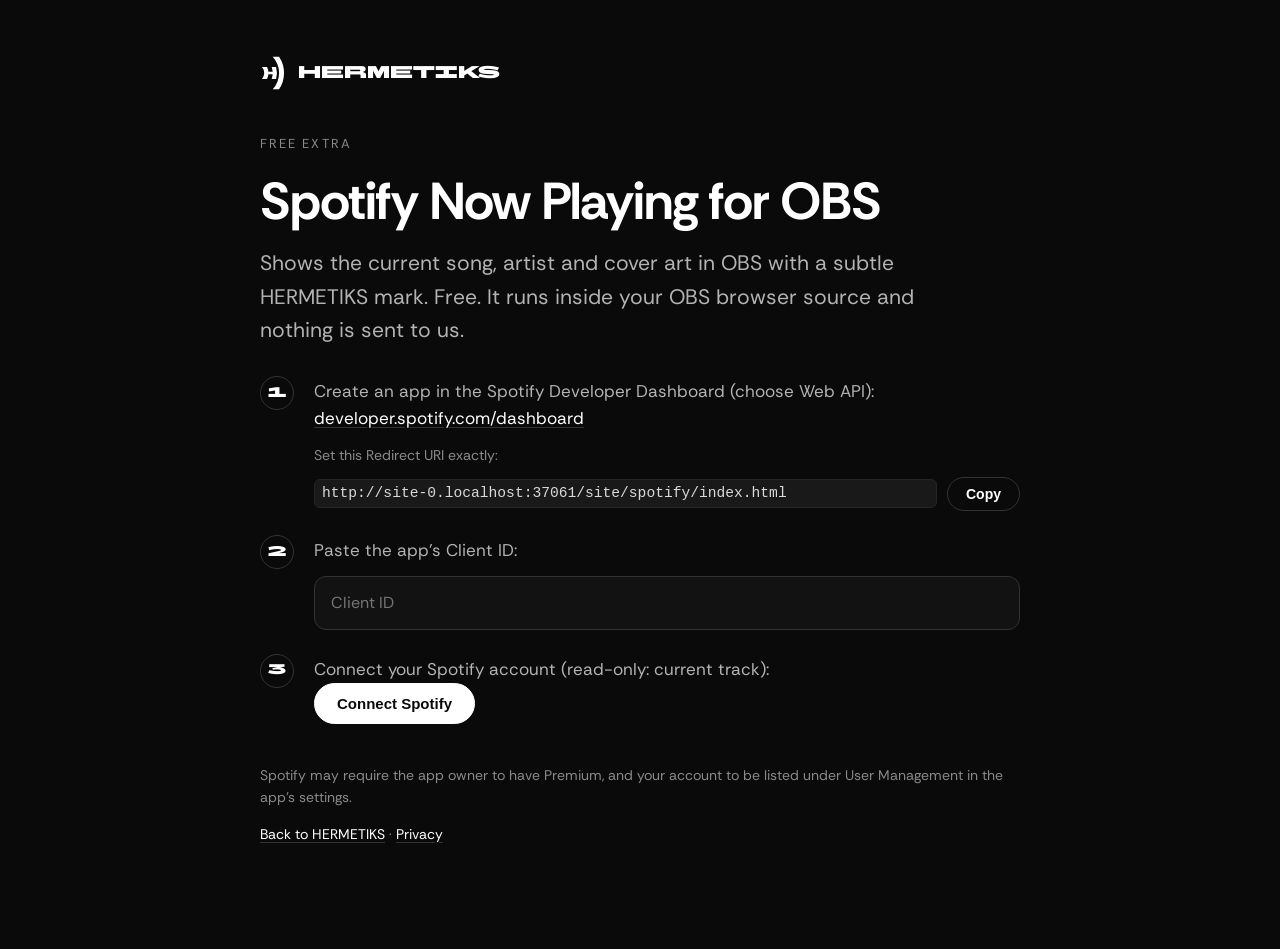
<file: site/spotify/index.html>
<!doctype html>
<html lang="en">
<head>
  <meta charset="utf-8">
  <meta name="viewport" content="width=device-width, initial-scale=1">
  <title>Spotify Now Playing for OBS | HERMETIKS</title>
  <meta name="description" content="Free Spotify Now Playing overlay for OBS: song, artist and cover art with a subtle HERMETIKS mark.">
  <meta name="robots" content="noindex">
  <link rel="icon" href="/favicon.ico" sizes="any">
  <link rel="stylesheet" href="../assets/css/style.css">
  <link rel="stylesheet" href="overlay.css">
  <link rel="stylesheet" href="spotify.css">
</head>
<body class="np-page">

<!-- OVERLAY: what OBS renders -->
<div class="stage" id="stage" hidden>
  <div class="np hide" id="np" aria-live="polite">
    <img class="cover" id="cover" alt="">
    <div class="meta">
      <div class="title" id="title"><span></span></div>
      <div class="artist" id="artist"><span></span></div>
      <div class="bar"><i id="bar"></i></div>
    </div>
  </div>
  <img class="brand" src="lockup-white.svg" alt="HERMETIKS Soundboard" height="58">
  <p class="err" id="err" hidden></p>
</div>

<!-- SETUP: what you see in a normal browser -->
<main class="setup wrap narrow" id="setup" hidden>
  <a class="brand-link" href="/"><img src="../assets/img/mark.svg" alt="" width="26" height="34"><span>HERMETIKS</span></a>
  <p class="eyebrow" data-s="eyebrow">Free extra</p>
  <h1 data-s="title">Spotify Now Playing for OBS</h1>
  <p class="lead" data-s="intro"></p>

  <section id="stepsBox">
    <ol class="how">
      <li><span data-s="s1"></span> <a href="https://developer.spotify.com/dashboard" rel="noopener" target="_blank">developer.spotify.com/dashboard</a>
        <div class="copyrow"><small data-s="uri"></small><code id="redirect"></code><button class="btn btn-sm btn-ghost" id="copyRedirect" data-s="copy">Copy</button></div></li>
      <li><span data-s="s2"></span>
        <input id="cid" type="text" inputmode="text" autocomplete="off" spellcheck="false" placeholder="Client ID" aria-label="Client ID"></li>
      <li><span data-s="s3"></span>
        <div><button class="btn" id="connect" data-s="connect">Connect Spotify</button></div></li>
    </ol>
    <p class="small" data-s="premium"></p>
  </section>

  <section id="doneBox" hidden>
    <h2 data-s="doneTitle">Connected</h2>
    <p data-s="doneText"></p>
    <textarea id="obsUrl" readonly rows="4" aria-label="OBS URL"></textarea>
    <div class="cta">
      <button class="btn" id="copyUrl" data-s="copy">Copy</button>
      <a class="btn btn-ghost" id="preview" href="#" target="_blank" rel="noopener" data-s="preview">Preview</a>
    </div>
    <p class="warn" data-s="warn"></p>
    <p class="small" data-s="options"></p>
  </section>
  <p class="err" id="setupErr" hidden></p>
  <p class="small"><a href="/" data-s="back">Back to HERMETIKS</a> · <a href="/privacy.html" data-s="privacy">Privacy</a></p>
</main>

<script src="overlay.js"></script>
<script src="spotify.js"></script>
</body>
</html>
</file>
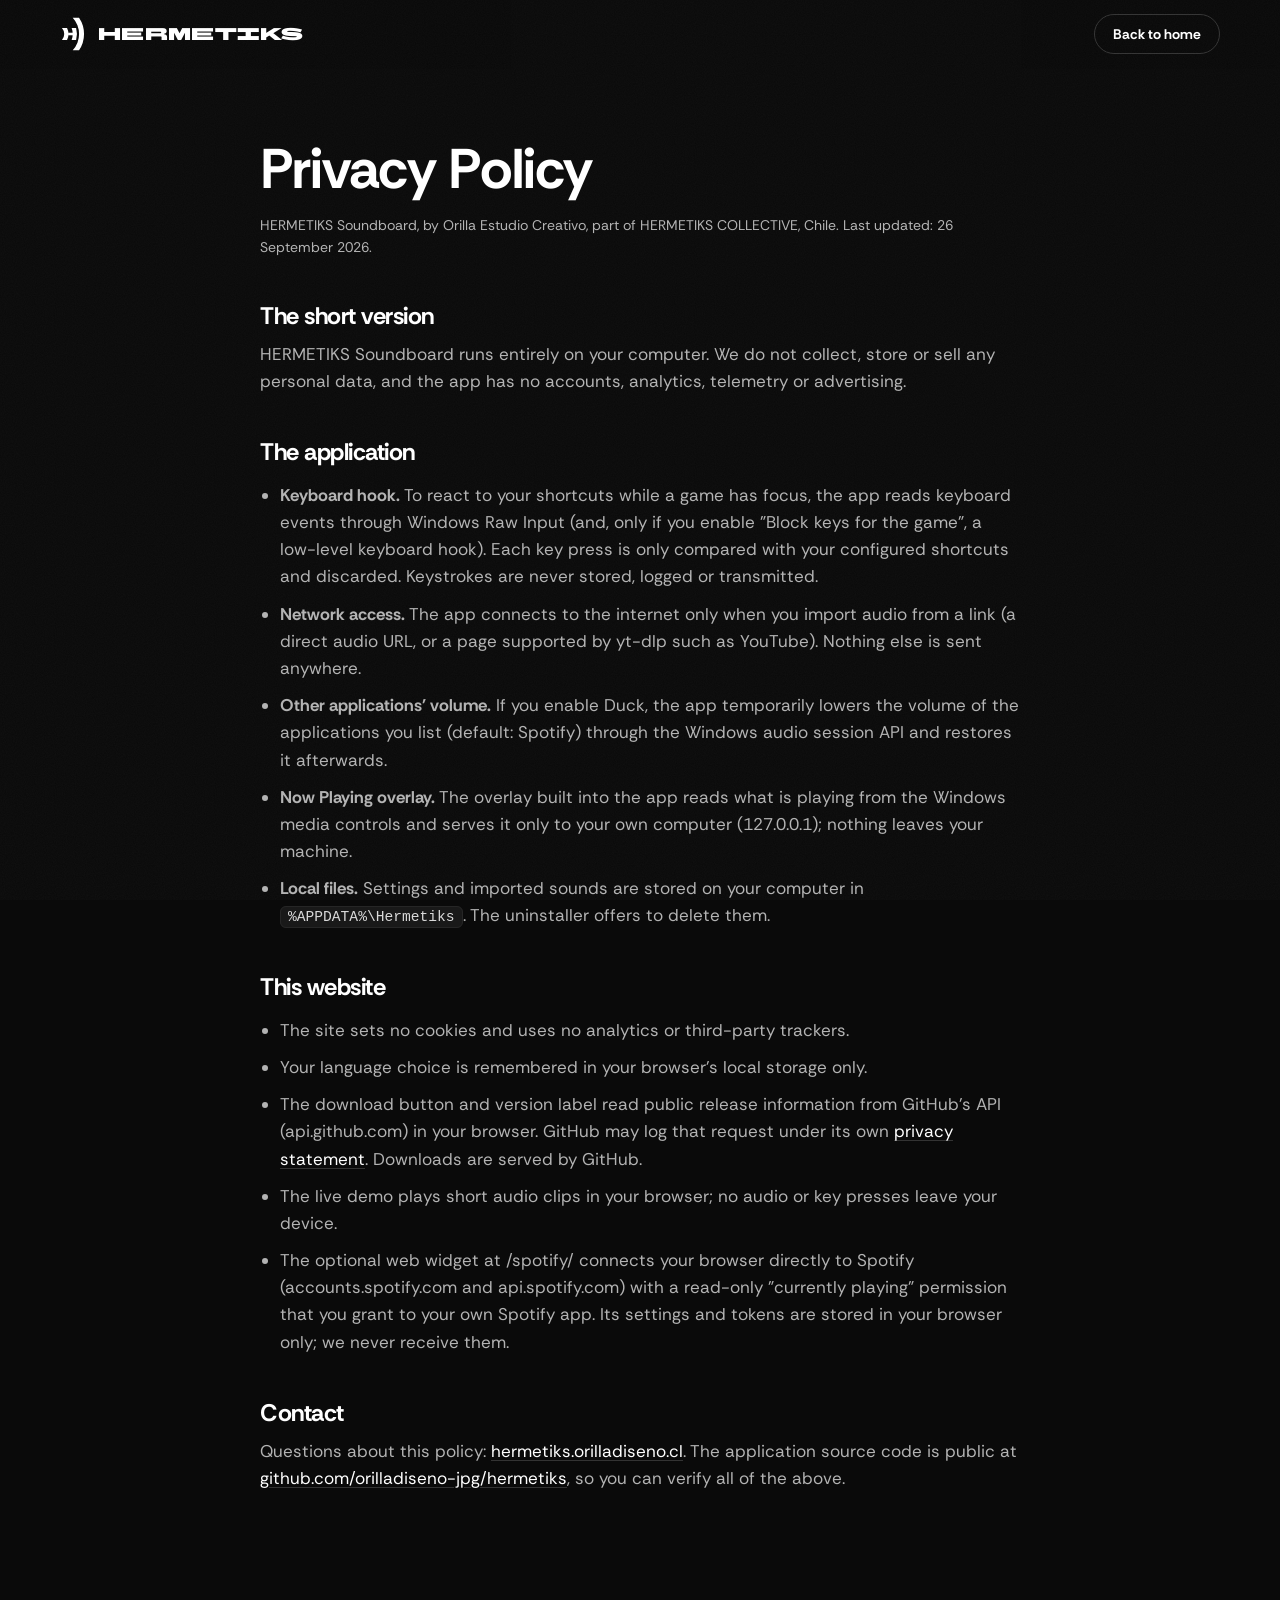
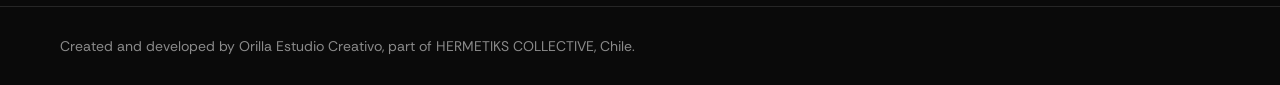
<file: site/privacy.html>
<!doctype html>
<html lang="en">
<head>
  <meta charset="utf-8">
  <meta name="viewport" content="width=device-width, initial-scale=1">
  <title>Privacy Policy | HERMETIKS Soundboard</title>
  <meta name="description" content="Privacy policy of HERMETIKS Soundboard: no data collection, no telemetry, no ads.">
  <meta name="theme-color" content="#0a0a0a">
  <link rel="canonical" href="https://hermetiks.orilladiseno.cl/privacy.html">
  <link rel="icon" href="/favicon.ico" sizes="any">
  <link rel="stylesheet" href="assets/css/style.css">
</head>
<body class="doc">
<header class="nav">
  <a class="brand" href="/" aria-label="HERMETIKS Soundboard"><img src="assets/img/mark.svg" alt="" width="26" height="34"><span>HERMETIKS</span></a>
  <div class="nav-actions"><a class="btn btn-sm btn-ghost" href="/" data-i18n="priv.back">Back to home</a></div>
</header>
<main class="wrap narrow doc-body">
  <h1 data-i18n="priv.title">Privacy Policy</h1>
  <p class="small">HERMETIKS Soundboard, by Orilla Estudio Creativo, part of HERMETIKS COLLECTIVE, Chile. Last updated: 26 September 2026.</p>

  <h2>The short version</h2>
  <p>HERMETIKS Soundboard runs entirely on your computer. We do not collect, store or sell any personal data, and the app has no accounts, analytics, telemetry or advertising.</p>

  <h2>The application</h2>
  <ul>
    <li><b>Keyboard hook.</b> To react to your shortcuts while a game has focus, the app reads keyboard events through Windows Raw Input (and, only if you enable "Block keys for the game", a low-level keyboard hook). Each key press is only compared with your configured shortcuts and discarded. Keystrokes are never stored, logged or transmitted.</li>
    <li><b>Network access.</b> The app connects to the internet only when you import audio from a link (a direct audio URL, or a page supported by yt-dlp such as YouTube). Nothing else is sent anywhere.</li>
    <li><b>Other applications' volume.</b> If you enable Duck, the app temporarily lowers the volume of the applications you list (default: Spotify) through the Windows audio session API and restores it afterwards.</li>
    <li><b>Now Playing overlay.</b> The overlay built into the app reads what is playing from the Windows media controls and serves it only to your own computer (127.0.0.1); nothing leaves your machine.</li>
    <li><b>Local files.</b> Settings and imported sounds are stored on your computer in <code>%APPDATA%\Hermetiks</code>. The uninstaller offers to delete them.</li>
  </ul>

  <h2>This website</h2>
  <ul>
    <li>The site sets no cookies and uses no analytics or third-party trackers.</li>
    <li>Your language choice is remembered in your browser's local storage only.</li>
    <li>The download button and version label read public release information from GitHub's API (api.github.com) in your browser. GitHub may log that request under its own <a href="https://docs.github.com/site-policy/privacy-policies/github-general-privacy-statement" rel="noopener">privacy statement</a>. Downloads are served by GitHub.</li>
    <li>The live demo plays short audio clips in your browser; no audio or key presses leave your device.</li>
    <li>The optional web widget at /spotify/ connects your browser directly to Spotify (accounts.spotify.com and api.spotify.com) with a read-only "currently playing" permission that you grant to your own Spotify app. Its settings and tokens are stored in your browser only; we never receive them.</li>
  </ul>

  <h2>Contact</h2>
  <p>Questions about this policy: <a href="https://hermetiks.orilladiseno.cl">hermetiks.orilladiseno.cl</a>. The application source code is public at <a href="https://github.com/orilladiseno-jpg/hermetiks" rel="noopener">github.com/orilladiseno-jpg/hermetiks</a>, so you can verify all of the above.</p>
</main>
<footer class="footer"><div class="wrap foot"><p>Created and developed by Orilla Estudio Creativo, part of HERMETIKS COLLECTIVE, Chile.</p></div></footer>
<script src="assets/js/i18n.js"></script>
<script src="assets/js/main.js"></script>
</body>
</html>
</file>
<file: site/assets/css/style.css>
@font-face { font-family: "Rethink Sans"; src: url("../fonts/RethinkSans-Regular.ttf") format("truetype"); font-weight: 400; font-display: swap; }
@font-face { font-family: "Rethink Sans"; src: url("../fonts/RethinkSans-Medium.ttf") format("truetype"); font-weight: 500; font-display: swap; }
@font-face { font-family: "Rethink Sans"; src: url("../fonts/RethinkSans-Bold.ttf") format("truetype"); font-weight: 700; font-display: swap; }
@font-face { font-family: "BBH Bartle"; src: url("../fonts/BBHBartle-Regular.ttf") format("truetype"); font-display: swap; }

:root {
  --bg: #0a0a0a; --panel: #121212; --panel-2: #191919; --line: #262626; --line-2: #333;
  --muted: #8a8a8a; --text: #d9d9d9; --white: #fff;
  --display: "BBH Bartle", "Rethink Sans", system-ui, sans-serif;
  --sans: "Rethink Sans", system-ui, -apple-system, "Segoe UI", "Microsoft YaHei", "PingFang SC", sans-serif;
  --radius: 14px;
}
*, *::before, *::after { box-sizing: border-box; }
html { scroll-behavior: smooth; scroll-padding-top: 84px; }
body {
  margin: 0; background: var(--bg); color: var(--text); font-family: var(--sans); font-size: 17px; line-height: 1.6;
  -webkit-font-smoothing: antialiased; overflow-x: hidden;
}
body::before { /* film grain */
  content: ""; position: fixed; inset: 0; pointer-events: none; z-index: 100; opacity: .035;
  background-image: url("data:image/svg+xml;utf8,<svg xmlns='http://www.w3.org/2000/svg' width='160' height='160'><filter id='n'><feTurbulence type='fractalNoise' baseFrequency='.9' numOctaves='2' stitchTiles='stitch'/><feColorMatrix values='0 0 0 0 1 0 0 0 0 1 0 0 0 0 1 0 0 0 .9 0'/></filter><rect width='100%' height='100%' filter='url(%23n)'/></svg>");
}
img, svg, video { max-width: 100%; display: block; }
[hidden] { display: none !important; }
a { color: var(--white); text-decoration-color: var(--line-2); text-underline-offset: 3px; }
a:hover { text-decoration-color: var(--white); }
h1, h2, h3 { color: var(--white); font-weight: 700; line-height: 1.08; margin: 0; letter-spacing: -.02em; }
h2 { font-size: clamp(30px, 4.4vw, 52px); margin-bottom: 18px; }
h3 { font-size: 19px; letter-spacing: -.01em; line-height: 1.25; }
p { margin: 0 0 14px; }
code { font-family: ui-monospace, "Cascadia Code", Consolas, monospace; font-size: .86em; background: var(--panel-2); border: 1px solid var(--line); border-radius: 6px; padding: 2px 7px; color: var(--text); }
.skip { position: absolute; left: -999px; top: 8px; background: var(--white); color: var(--bg); padding: 8px 14px; border-radius: 8px; z-index: 200; }
.skip:focus { left: 12px; }
:focus-visible { outline: 2px solid var(--white); outline-offset: 3px; border-radius: 6px; }
.wrap { width: min(1160px, 100% - 48px); margin-inline: auto; }
.narrow { width: min(760px, 100% - 48px); }
.center { text-align: center; }
.small { font-size: 14px; color: var(--muted); }
.eyebrow { font-size: 13px; letter-spacing: .16em; text-transform: uppercase; color: var(--muted); margin-bottom: 18px; white-space: pre; }
.lead { font-size: clamp(18px, 2vw, 21px); color: #b3b3b3; max-width: 34em; }

/* nav */
.nav {
  position: sticky; top: 0; z-index: 50; display: flex; align-items: center; gap: 28px; padding: 14px max(24px, calc((100% - 1160px) / 2));
  background: rgba(10,10,10,.94); border-bottom: 1px solid transparent;
  transition: border-color .3s;
}
.nav.scrolled { border-bottom-color: var(--line); }
.brand { display: flex; align-items: center; gap: 12px; text-decoration: none; color: var(--white); font-family: var(--display); font-size: 17px; letter-spacing: .02em; }
.nav-links { display: flex; gap: 26px; margin-left: 12px; }
.nav-links a { color: var(--muted); text-decoration: none; font-size: 15px; transition: color .2s; }
.nav-links a:hover { color: var(--white); }
.nav-actions { margin-left: auto; display: flex; align-items: center; gap: 12px; }
.lang select {
  appearance: none; background: var(--panel); color: var(--text); border: 1px solid var(--line-2); border-radius: 999px;
  padding: 8px 32px 8px 16px; font: inherit; font-size: 14px; cursor: pointer;
  background-image: linear-gradient(45deg, transparent 50%, var(--muted) 50%), linear-gradient(135deg, var(--muted) 50%, transparent 50%);
  background-position: calc(100% - 17px) 55%, calc(100% - 12px) 55%; background-size: 5px 5px; background-repeat: no-repeat;
}
.lang select option { background: var(--panel); }

/* buttons */
.btn {
  display: inline-flex; align-items: center; justify-content: center; gap: 12px; text-decoration: none; cursor: pointer;
  background: var(--white); color: var(--bg); border: 1px solid var(--white); border-radius: 999px; font-weight: 700; font-size: 15px;
  padding: 11px 22px; transition: transform .2s, background .2s, color .2s, box-shadow .3s;
}
.btn:hover { transform: translateY(-1px); box-shadow: 0 8px 40px rgba(255,255,255,.18); }
.btn-sm { padding: 8px 18px; font-size: 14px; }
.btn-lg { padding: 17px 32px; font-size: 17px; }
.btn-ghost { background: transparent; color: var(--white); border-color: var(--line-2); }
.btn-ghost:hover { background: var(--panel-2); box-shadow: none; }
.btn .ico { width: 20px; height: 20px; }

/* hero */
.hero {
  position: relative; display: grid; grid-template-columns: minmax(0, 1fr) minmax(0, 1.08fr); gap: 56px; align-items: center;
  width: min(1240px, 100% - 48px); margin: 0 auto; padding: clamp(48px, 9vh, 110px) 0 clamp(64px, 10vh, 120px);
}
.hero::before { /* soft light */
  content: ""; position: absolute; z-index: -1; right: -10%; top: -20%; width: 70%; aspect-ratio: 1; border-radius: 50%;
  background: radial-gradient(closest-side, rgba(255,255,255,.08), transparent);
}
.hero h1 { font-size: clamp(40px, 5.6vw, 76px); margin-bottom: 26px; }
.hero .lead { margin-bottom: 34px; }
.cta { display: flex; flex-wrap: wrap; gap: 14px; margin-bottom: 18px; }
.ticks { list-style: none; padding: 0; margin: 26px 0 0; display: flex; flex-wrap: wrap; gap: 8px 22px; color: var(--muted); font-size: 14px; }
.ticks li::before { content: ""; display: inline-block; width: 6px; height: 6px; background: var(--white); border-radius: 50%; margin-right: 9px; vertical-align: middle; opacity: .7; }
.arcs { position: absolute; inset: 0; z-index: -1; color: var(--white); pointer-events: none; overflow: hidden; }
.arcs svg { position: absolute; right: -12%; top: 50%; width: 78%; transform: translateY(-50%); }
.arc { stroke-width: 5; opacity: 0; animation: pulse 5.2s cubic-bezier(.3,.6,.3,1) infinite; }
.a2 { animation-delay: .5s; } .a3 { animation-delay: 1s; } .a4 { animation-delay: 1.5s; }
@keyframes pulse { 0% { opacity: 0; transform: translateX(-30px) } 22% { opacity: .5 } 70% { opacity: .06 } 100% { opacity: 0; transform: translateX(40px) } }
.hero-shot { perspective: 1600px; }
.window {
  border: 1px solid var(--line-2); border-radius: var(--radius); background: #050505; overflow: hidden;
  box-shadow: 0 60px 140px -30px rgba(0,0,0,.95), 0 0 0 1px rgba(255,255,255,.03), 0 0 120px rgba(255,255,255,.05);
  transform: rotateY(-7deg) rotateX(2deg); transition: transform .8s cubic-bezier(.2,.7,.2,1);
}
.hero-shot:hover .window { transform: rotateY(-2deg) rotateX(0); }
.window-bar { display: flex; gap: 7px; padding: 12px 14px; background: #111; border-bottom: 1px solid var(--line); }
.window-bar i { width: 10px; height: 10px; border-radius: 50%; background: #2c2c2c; }
.window img, .window video { width: 100%; height: auto; }

/* sections */
.section { padding: clamp(72px, 11vw, 140px) 0; border-top: 1px solid var(--line); }
.try { background: linear-gradient(180deg, #0d0d0d, var(--bg)); }
.pad-wrap { width: min(560px, 100% - 48px); margin: 46px auto 0; }
.pad { display: grid; grid-template-columns: repeat(3, 1fr); gap: 10px; }
.key {
  position: relative; aspect-ratio: 1.5; display: flex; flex-direction: column; align-items: flex-start; justify-content: space-between;
  padding: 14px 16px; border: 1px solid var(--line-2); border-radius: 12px; background: var(--panel); color: var(--text); cursor: pointer;
  font: inherit; text-align: left; transition: background .12s, border-color .12s, transform .12s, box-shadow .25s;
}
.key b { font-family: var(--display); font-weight: 400; font-size: 26px; color: var(--white); line-height: 1; }
.key span { font-size: 13px; color: var(--muted); }
.key:hover { background: var(--panel-2); border-color: #4a4a4a; }
.key.on { background: var(--white); border-color: var(--white); transform: scale(.96); box-shadow: 0 0 60px rgba(255,255,255,.35); }
.key.on b, .key.on span { color: var(--bg); }
.key-wide { grid-column: span 2; aspect-ratio: auto; min-height: 84px; }
.key-stop { background: transparent; border-style: dashed; }
#scope { width: 100%; height: 90px; margin: 26px 0 8px; opacity: .9; }

.grid { display: grid; grid-template-columns: repeat(3, 1fr); gap: 16px; margin-top: 48px; }
.grid.three { margin-top: 44px; }
.card { background: var(--panel); border: 1px solid var(--line); border-radius: var(--radius); padding: 30px 28px; transition: border-color .25s, transform .25s, background .25s; }
.card:hover { border-color: #444; background: var(--panel-2); transform: translateY(-3px); }
.card h3 { margin: 20px 0 10px; }
.card p { color: var(--muted); font-size: 15.5px; margin: 0; }
.card code { display: inline-block; margin-top: 16px; }
.fi { width: 30px; height: 30px; color: var(--white); }
.grid.three .card h3 { margin-top: 0; }

.steps { list-style: none; padding: 0; margin: 48px 0 0; display: grid; grid-template-columns: repeat(3, 1fr); gap: 16px; counter-reset: s; }
.steps li { border-top: 1px solid var(--line-2); padding: 26px 8px 0 0; }
.num { font-family: var(--display); font-size: 30px; color: var(--white); display: block; margin-bottom: 20px; }
.steps p { color: var(--muted); font-size: 15.5px; }

details { border-bottom: 1px solid var(--line); padding: 4px 0; }
details:first-of-type { border-top: 1px solid var(--line); margin-top: 32px; }
summary { list-style: none; cursor: pointer; padding: 22px 40px 22px 0; position: relative; color: var(--white); font-weight: 500; font-size: 18px; }
summary::-webkit-details-marker { display: none; }
summary::after { content: "+"; position: absolute; right: 4px; top: 50%; transform: translateY(-50%); font-size: 26px; font-weight: 300; color: var(--muted); transition: transform .25s; }
details[open] summary::after { transform: translateY(-50%) rotate(45deg); color: var(--white); }
details p { color: var(--muted); padding: 0 40px 22px 0; margin: 0; }

.final { position: relative; text-align: center; padding: clamp(80px, 12vw, 150px) 0 0; border-top: 1px solid var(--line); overflow: hidden; }
.final h2 { font-size: clamp(34px, 5.5vw, 68px); margin-bottom: 34px; }
.giant { font-family: var(--display); font-size: clamp(60px, 17.5vw, 280px); line-height: .8; letter-spacing: -.01em; color: transparent; -webkit-text-stroke: 1px #2a2a2a; margin-top: clamp(50px, 8vw, 110px); white-space: nowrap; user-select: none; transform: translateY(14%); }

.footer { border-top: 1px solid var(--line); padding: 28px 0; font-size: 14px; color: var(--muted); }
.foot { display: flex; flex-wrap: wrap; gap: 14px 32px; justify-content: space-between; align-items: center; }
.foot p { margin: 0; }
.foot nav { display: flex; gap: 22px; flex-wrap: wrap; }
.foot a { color: var(--muted); text-decoration: none; }
.foot a:hover { color: var(--white); }

/* privacy page */
.doc-body { padding: 70px 0 100px; }
.doc-body h1 { font-size: clamp(34px, 5vw, 56px); margin-bottom: 14px; }
.doc-body h2 { font-size: 24px; margin: 44px 0 12px; }
.doc-body ul { padding-left: 20px; color: #b3b3b3; } .doc-body li { margin-bottom: 10px; } .doc-body p { color: #b3b3b3; }

/* reveal */
.rv { opacity: 0; transform: translateY(24px); transition: opacity .8s cubic-bezier(.2,.7,.2,1), transform .8s cubic-bezier(.2,.7,.2,1); }
.rv.in { opacity: 1; transform: none; }

@media (max-width: 980px) {
  .hero { grid-template-columns: 1fr; gap: 44px; }
  .window { transform: none; }
  .hero-shot:hover .window { transform: none; }
  .nav-links { display: none; }
  .grid, .steps { grid-template-columns: 1fr 1fr; }
}
@media (max-width: 640px) {
  body { font-size: 16px; }
  .nav { gap: 12px; padding: 12px 16px; }
  .brand span { display: none; }
  .grid, .steps { grid-template-columns: 1fr; }
  .cta .btn { width: 100%; }
  .pad { gap: 8px; } .key { padding: 10px 12px; } .key b { font-size: 22px; }
  .hero-shot { margin-inline: -8px; }
}
@media (prefers-reduced-motion: reduce) {
  html { scroll-behavior: auto; }
  .arc { animation: none; opacity: .18; }
  .rv { opacity: 1; transform: none; transition: none; }
  .window, .hero-shot:hover .window { transform: none; transition: none; }
}

/* downloads + badge */
.dl { display: flex; flex-direction: column; align-items: flex-start; }
.dl .btn { margin-top: 22px; }
.dl p { flex: 1; }
.vt { display: inline-flex; align-items: center; gap: 9px; margin-top: 18px; font-size: 14px; color: var(--muted); text-decoration: none; border: 1px solid var(--line-2); border-radius: 999px; padding: 7px 14px; line-height: 1.3; }
.vt::before { content: ""; width: 8px; height: 8px; border-radius: 50%; background: var(--white); flex: none; }
.vt:hover { color: var(--white); border-color: #555; }
.dl .alt { margin-top: 12px; color: var(--muted); }
.dl .alt:hover { color: var(--white); }
</file>
<file: site/spotify/overlay.css>
/* HERMETIKS Now Playing overlay. Black / white / greys. Shared by the app's local server and the website widget. */
@font-face { font-family: "Rethink Sans"; src: url("fonts/RethinkSans-Medium.ttf") format("truetype"); font-weight: 500; font-display: swap; }
@font-face { font-family: "Rethink Sans"; src: url("fonts/RethinkSans-Bold.ttf") format("truetype"); font-weight: 700; font-display: swap; }

:root { --scale: 1; }
html, body.overlay { margin: 0; background: transparent; overflow: hidden; }
body.overlay { font-family: "Rethink Sans", system-ui, "Segoe UI", "Microsoft YaHei", sans-serif; -webkit-font-smoothing: antialiased; }
[hidden] { display: none !important; }

.stage { display: flex; flex-direction: column; align-items: center; gap: 12px; width: max-content; padding: 14px; transform: scale(var(--scale)); transform-origin: top left; }
.np {
  display: flex; align-items: center; gap: 20px; width: 580px; padding: 16px; border-radius: 22px; box-sizing: border-box;
  background: rgba(10, 10, 10, .66); border: 1px solid rgba(255, 255, 255, .1); box-shadow: 0 24px 60px rgba(0, 0, 0, .38);
  transition: opacity .7s ease, transform .7s cubic-bezier(.2, .7, .2, 1);
}
.np.hide { opacity: 0; transform: translateY(10px); }
.np.swap .cover, .np.swap .meta { opacity: 0; transform: translateX(-8px); }
.cover { width: 136px; height: 136px; flex: none; border-radius: 13px; object-fit: cover; background: #161616; box-shadow: 0 12px 30px rgba(0, 0, 0, .55); transition: opacity .35s, transform .35s; }
.meta { min-width: 0; flex: 1; transition: opacity .35s, transform .35s; }
.title, .artist { overflow: hidden; white-space: nowrap; }
.title span, .artist span { display: inline-block; }
.title { font-size: 31px; font-weight: 700; line-height: 1.2; color: #fff; letter-spacing: -.01em; text-shadow: 0 2px 14px rgba(0, 0, 0, .5); }
.artist { margin-top: 4px; font-size: 22px; font-weight: 500; line-height: 1.3; color: #c4c4c4; text-shadow: 0 2px 12px rgba(0, 0, 0, .5); }
.scroll span { animation: marq 9s linear infinite alternate; animation-delay: 1.5s; }
@keyframes marq { from { transform: translateX(0); } to { transform: translateX(calc(-1 * var(--d, 0px))); } }
.bar { height: 4px; margin-top: 18px; border-radius: 4px; background: rgba(255, 255, 255, .14); overflow: hidden; }
.bar i { display: block; height: 100%; width: 0; background: #fff; border-radius: 4px; }
.brand { height: 58px; width: auto; opacity: .38; }
.no-panel .np { background: transparent; border-color: transparent; box-shadow: none; }

.stack .np { flex-direction: column; align-items: stretch; width: 320px; text-align: center; }
.stack .cover { width: 100%; height: auto; aspect-ratio: 1; }
.stack .title { font-size: 26px; } .stack .artist { font-size: 19px; }
.stack .bar { margin-top: 14px; }

.err { margin: 0; padding: 8px 14px; border-radius: 10px; background: rgba(10, 10, 10, .8); border: 1px solid #333; color: #d9d9d9; font-size: 15px; max-width: 580px; }

@media (prefers-reduced-motion: reduce) { .scroll span { animation: none; } .np { transition: none; } }
</file>
<file: site/spotify/spotify.css>
/* Setup page for the website widget. The overlay itself lives in overlay.css (shared with the app). */
body.np-page { min-height: 100vh; }
body.np-page::before { display: none; } /* no film grain on the overlay */
body.setup-mode { overflow-y: auto; }

/* ---- setup page ---- */
.setup { padding: 56px 0 90px; }
.brand-link { display: inline-flex; align-items: center; gap: 12px; text-decoration: none; color: #fff; font-family: var(--display); margin-bottom: 44px; }
.setup h1 { font-size: clamp(32px, 5vw, 52px); margin-bottom: 18px; }
.setup h2 { font-size: 28px; margin: 26px 0 10px; }
.how { padding-left: 0; list-style: none; counter-reset: st; margin: 30px 0 14px; }
.how li { counter-increment: st; position: relative; padding: 0 0 26px 54px; color: #b3b3b3; }
.how li::before { content: counter(st); position: absolute; left: 0; top: -2px; width: 34px; height: 34px; display: grid; place-items: center; border: 1px solid #333; border-radius: 50%; font-family: var(--display); color: #fff; font-size: 14px; }
.how a { color: #fff; }
.how input, textarea#obsUrl {
  display: block; width: 100%; margin-top: 12px; padding: 13px 16px; background: #121212; color: #fff; border: 1px solid #333; border-radius: 12px; font: inherit; font-size: 16px;
}
textarea#obsUrl { font-family: ui-monospace, Consolas, monospace; font-size: 13px; resize: vertical; margin-bottom: 16px; word-break: break-all; }
.copyrow { display: flex; flex-wrap: wrap; align-items: center; gap: 10px; margin-top: 12px; }
.copyrow small { color: #8a8a8a; width: 100%; }
.copyrow code { flex: 1 1 260px; overflow-wrap: anywhere; }
.warn { color: #fff; border-left: 2px solid #fff; padding-left: 14px; margin-top: 22px; }
.setup .err { margin-top: 18px; }
</file>
